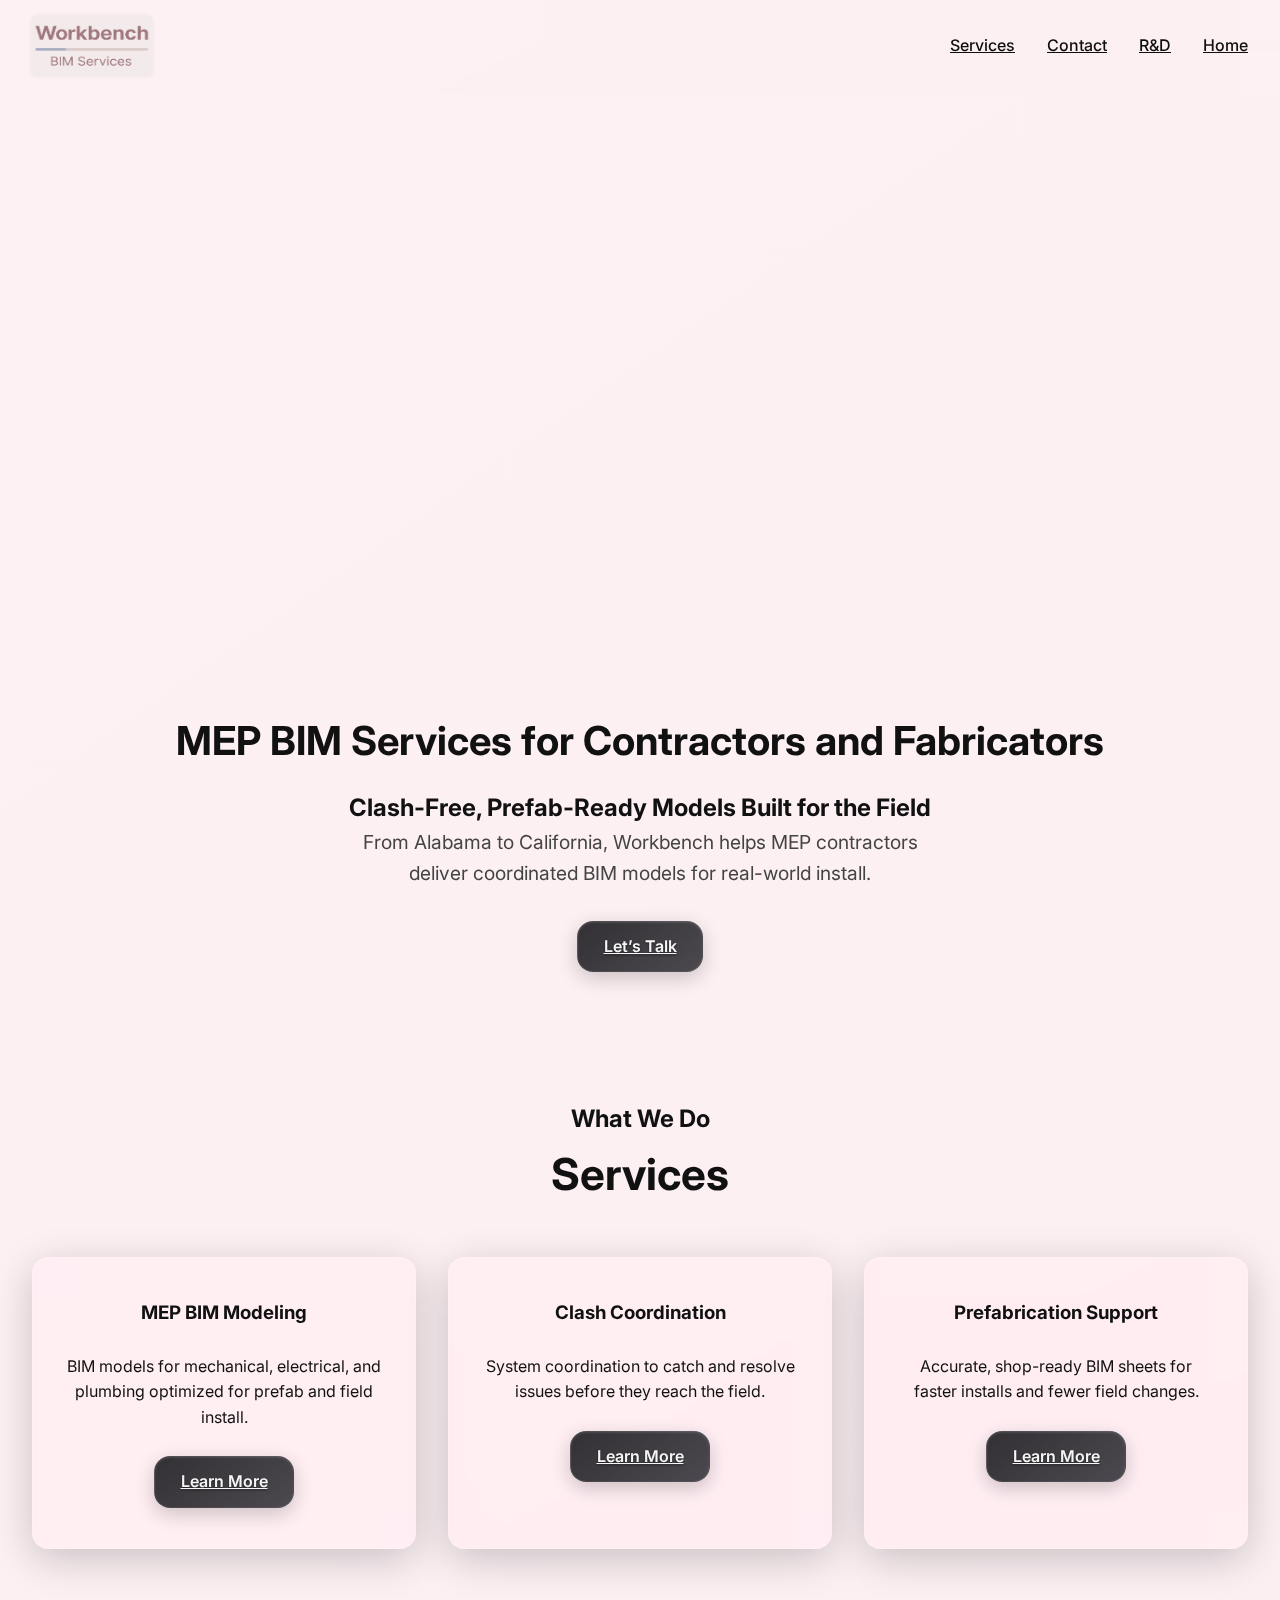
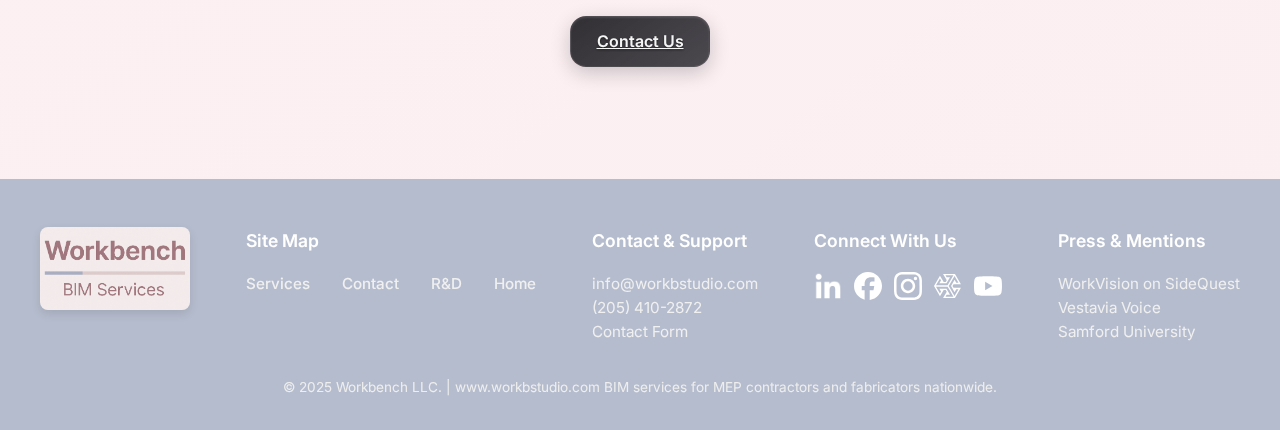
<file: index.html>
<!DOCTYPE html>
<html lang="en">
<head>
  <meta charset="UTF-8" />
  <meta name="viewport" content="width=device-width, initial-scale=1.0" />
  <meta name="description" content="Workbench provides fast, accurate BIM modeling, clash detection, and fabrication-ready drawings for MEP contractors, fabricators, and VDC teams. Based in Alabama, serving nationwide." />
  <meta name="keywords" content="MEP BIM, BIM modeling, clash detection, prefabrication drawings, BIM services for contractors, BIM coordination, BIM Alabama, BIM Southeast, Revit MEP" />
 <script type="application/ld+json">
{
  "@context": "https://schema.org",
  "@type": "ProfessionalService",
  "name": "Workbench LLC",
  "description": "MEP BIM modeling, clash detection, and fabrication-ready drawings for contractors, fabricators, and VDC teams working on hospitals, data centers, and complex commercial projects.",
  "url": "https://www.workbstudio.com",
  "logo": "https://www.workbstudio.com/assets/logo.png",
  "foundingDate": "2021",
  "founder": {
    "@type": "Person",
    "name": "Raynier Diaz"
  },
  "address": {
    "@type": "PostalAddress",
    "streetAddress": "612 Summit Pl",
    "addressLocality": "Birmingham",
    "addressRegion": "AL",
    "postalCode": "35242",
    "addressCountry": "US"
  },
  "areaServed": {
    "@type": "Country",
    "name": "United States"
  },
  "email": "contact@workbstudio.com",
  "telephone": "+1-205-410-2872",
  "openingHours": [
    "Monday 08:00-18:00",
    "Tuesday 08:00-18:00",
    "Wednesday 08:00-18:00",
    "Thursday 08:00-18:00",
    "Friday 08:00-18:00",
    "Saturday 08:00-18:00",
    "Sunday 08:00-18:00"
  ],
  "sameAs": [
    "https://www.youtube.com/@Workbstudio",
    "https://www.linkedin.com/company/workbstudio",
    "https://www.facebook.com/people/Workbench-BIM-Services/61564673225832",
    "https://www.instagram.com/workbenchbim"
  ]
}
</script>

  <title>MEP BIM Services for Contractors | Workbench LLC</title>
  <link rel="stylesheet" href="main.css" />
</head>
<body>

  <!-- HEADER -->
  <header class="header">
    <div class="logo">
  <a href="index.html">
    <img src="assets/logo.png" alt="WorkbStudio Logo" class="logo-img" />
  </a>
</div>
  <nav class="nav" role="navigation" aria-label="Main Menu">
    <ul class="nav-links">
      <li><a href="services.html">Services</a></li>
      <li><a href="contact.html">Contact</a></li>
      <li><a href="rnd.html">R&D</a></li>
      <li><a href="index.html">Home</a></li>
      <!-- Optional future page -->
      <!-- <li><a href="about.html">About</a></li> -->
    </ul>
    <div class="hamburger" onclick="toggleMenu()" aria-label="Toggle navigation menu" tabindex="0">☰</div>
  </nav>
</header>

  <!-- VIDEO SECTION -->
<section class="video-container">
  <iframe
  title="MEP Revit model clash detection demo"
  src="https://www.youtube.com/embed/mlryk4OhPiA?autoplay=1&mute=1&controls=0&showinfo=0&rel=0&loop=1&playlist=mlryk4OhPiA&modestbranding=1"
  frameborder="0"
  allow="autoplay; clipboard-write; encrypted-media; picture-in-picture"
  allowfullscreen
  style="position: absolute; top: 50%; left: 50%; width: 200%; height: 200%; transform: translate(-50%, -50%); pointer-events: none; z-index: 1;">
</iframe>
<figcaption style="display:none;">
    Hero video showing MEP BIM coordination in Revit for contractors and fabricators.
  </figcaption>

  <div class="video-overlay" id="videoOverlay" style="position: relative; z-index: 2;">
    <p class="overlay-line" style="--delay: 0s; top: 10%; left: 5%;">Trusted MEP BIM Services by Workbench LLC</p>
    <p class="overlay-line" style="--delay: 3s; top: 20%; left: 50%; transform: translateX(-50%);">MEP BIM SERVICES FOR CONTRACTORS & FABRICATORS</p>
    <p class="overlay-line" style="--delay: 6s; bottom: 15%; right: 5%;">CLASH DETECTION & COORDINATION</p>
    <p class="overlay-line" style="--delay: 9s; top: 20%; right: 5%;">PREFAB-READY MODELING FOR FIELD INSTALL</p>
    <p class="overlay-line" style="--delay: 12s; bottom: 20%; left: 5%;">MECHANICAL, ELECTRICAL, AND PLUMBING SYSTEMS</p>
    <p class="overlay-line" style="--delay: 15s; top: 50%; left: 10%;">NATIONWIDE SUPPORT — BASED IN ALABAMA & CALIFORNIA</p>

    <div class="cta-wrapper" style="--delay: 18s">
      <a href="contact.html" class="cta-overlay">Contact Us Now</a>
    </div>
  </div>
</section>




  <!-- HEADLINE SECTION -->
  <section class="hero-text">
    <h1>MEP BIM Services for Contractors and Fabricators</h1>
    <h2>Clash-Free, Prefab-Ready Models Built for the Field</h2>
<p class="hero-description">From Alabama to California, Workbench helps MEP contractors <br> deliver coordinated BIM models for real-world install.</p>


    <a href="contact.html" class="cta-button">Let’s Talk</a>
  </section>

  <!-- SERVICES PREVIEW SECTION -->
<section class="services-preview">
  <div class="services-heading">
    <h2>What We Do</h2>
    <h1>Services</h1>
  </div>
  <div class="service-cards">
    <div class="service-card glass">
      <h3>MEP BIM Modeling</h3>
      <br>
      <p>BIM models for mechanical, electrical, and plumbing optimized for prefab and field install.</p>
      <br>
      <a href="services.html" class="service-btn">Learn More</a>
    </div>
    <div class="service-card glass">
      <h3>Clash Coordination</h3>
      <br>
      <p>System coordination to catch and resolve issues before they reach the field.</p>
      <br>
      <a href="services.html" class="service-btn">Learn More</a>
    </div>
    <div class="service-card glass">
      <h3>Prefabrication Support</h3>
      <br>
      <p>Accurate, shop-ready BIM sheets for faster installs and fewer field changes.</p>
      <br>
      <a href="services.html" class="service-btn">Learn More</a>
    </div>
  </div>
  <br>
  <br>
  <section class="hero-text">
    <a href="contact.html" class="cta-button">Contact Us</a>
  </section>
</section>

  <div id="footer-placeholder"></div>
  <script src="app.js"></script>
  
</body>
</html>
</file>
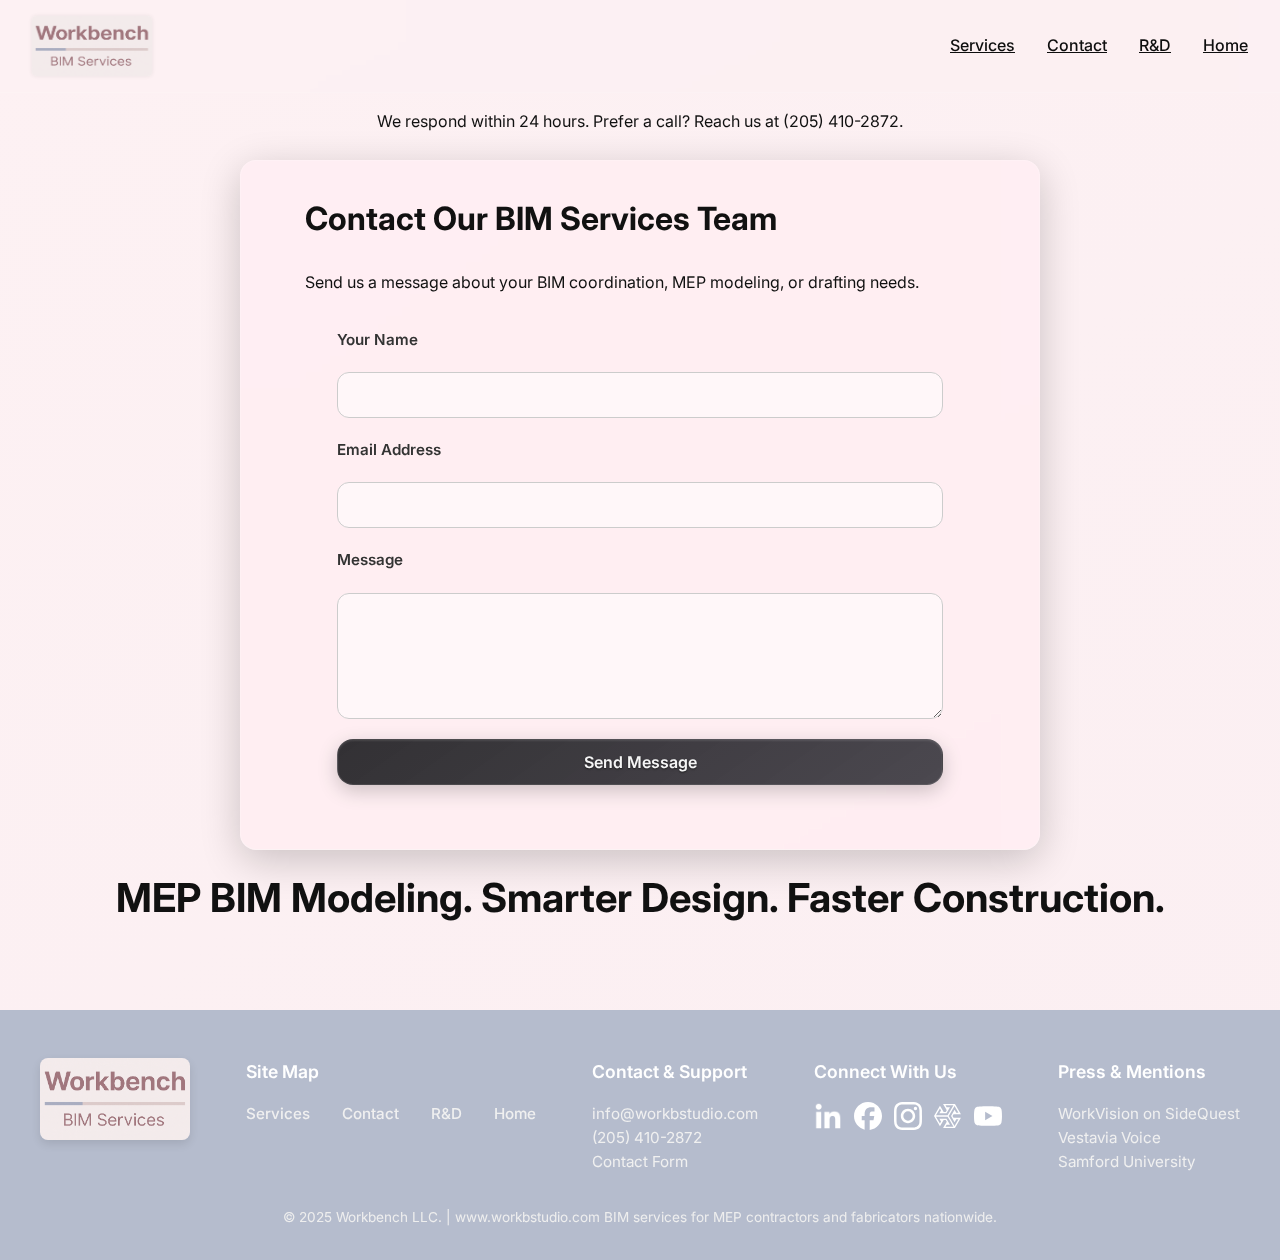
<file: contact.html>
<!DOCTYPE html>
<html lang="en">
<head>
  <meta charset="UTF-8" />
  <meta name="viewport" content="width=device-width, initial-scale=1.0" /> 
  <meta name="description" content="Get in touch with Workbench for fast, accurate BIM services. We support contractors, fabricators, and VDC teams across the U.S. with modeling, coordination, and prefab-ready drawings.">
  <title>Contact Workbench | BIM Services for MEP Contractors</title>
  <script type="application/ld+json">
{
  "@context": "https://schema.org",
  "@type": "ContactPage",
  "name": "Contact Workbench",
  "description": "Reach out to Workbench for BIM coordination, modeling, and prefabrication support.",
  "url": "https://www.workbstudio.com/contact.html"
}
</script>

  <link rel="stylesheet" href="main.css" />
</head>
<body>

  <!-- HEADER -->
  <header class="header">
    <div class="logo">
  <a href="index.html">
    <img src="assets/logo.png" alt="WorkB Studio Logo" class="logo-img" />
  </a>
</div>
    <nav class="nav" role="navigation" aria-label="Main Menu">
    <ul class="nav-links">
      <li><a href="services.html">Services</a></li>
      <li><a href="contact.html">Contact</a></li>
      <li><a href="rnd.html">R&D</a></li>
      <li><a href="index.html">Home</a></li>
      <!-- Optional future page -->
      <!-- <li><a href="about.html">About</a></li> -->
    </ul>
    <div class="hamburger" onclick="toggleMenu()" aria-label="Toggle navigation menu" tabindex="0">☰</div>
  </nav>
  </header>
  <div class="centered-text">
      <p>We respond within 24 hours. Prefer a call? Reach us at (205) 410-2872.</p>
  </div><br>


  <!-- CONTACT SECTION -->
    <section class="contact-form">
  <div class="form-wrapper glass">
    <h1>Contact Our BIM Services Team</h1> <br>
      <p>Send us a message about your BIM coordination, MEP modeling, or drafting needs.</p>
    <form>
      <label for="name">Your Name</label>
      <input type="text" id="name" name="name" required />

      <label for="email">Email Address</label>
      <input type="email" id="email" name="email" required />

      <label for="message">Message</label>
      <textarea id="message" name="message" rows="5" required></textarea>

      <button type="submit" class="cta-button">Send Message</button>
     </form>
  </div>
</section>
  </main>

 <section class="hero-text">
    <h1>MEP BIM Modeling. Smarter Design. Faster Construction.</h1>
  </section>

  <div id="footer-placeholder"></div>
  <script src="app.js"></script>
  
</body>
</html>
</file>
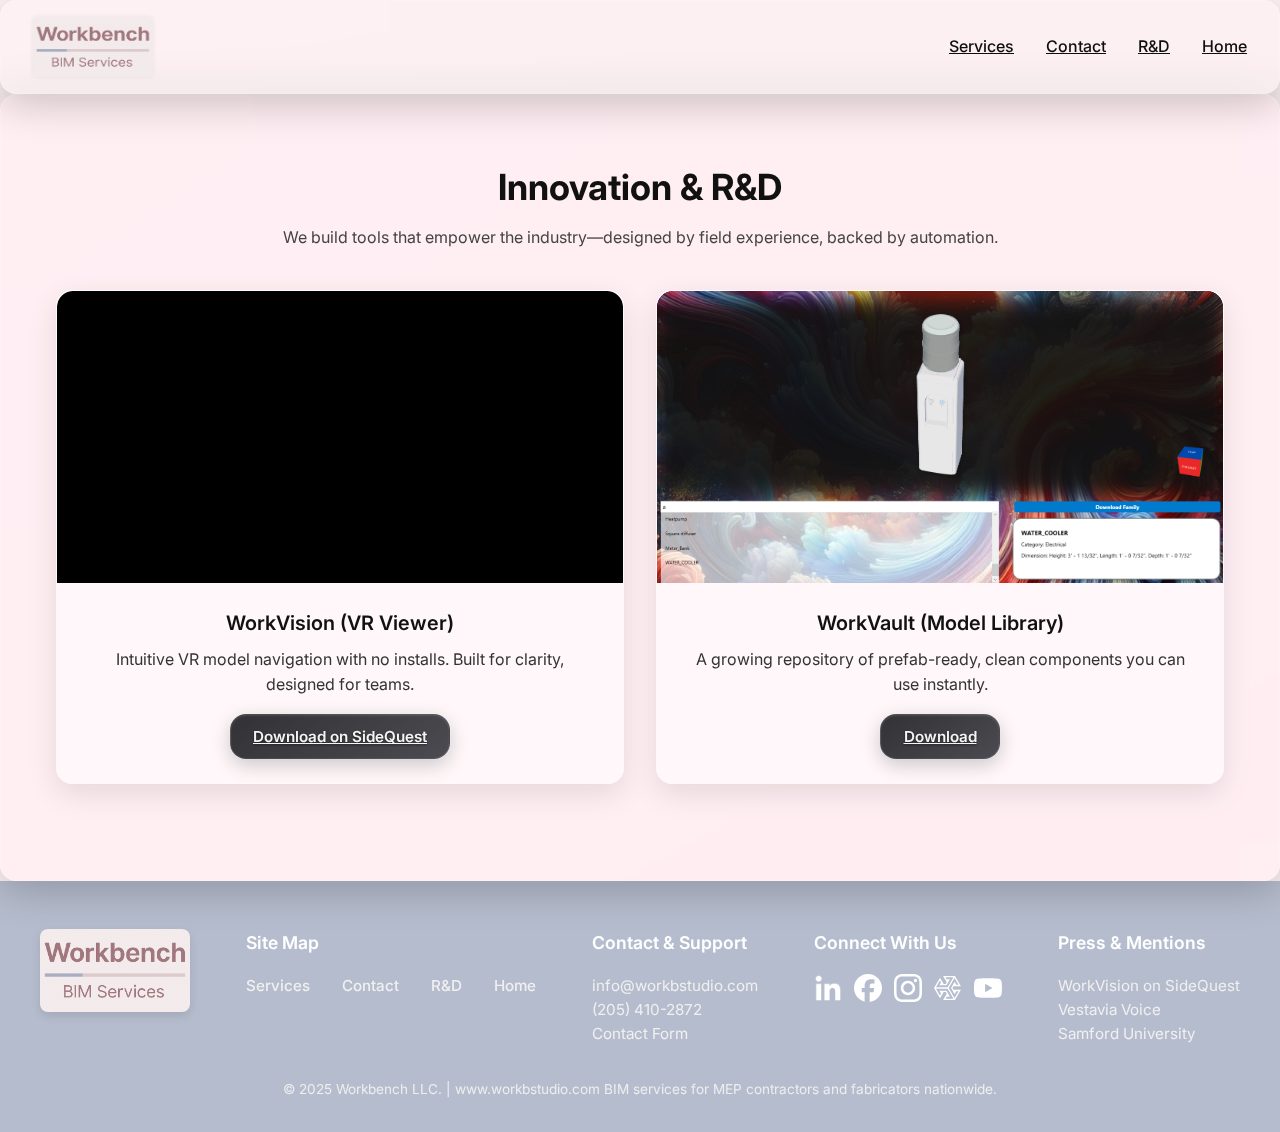
<file: rnd.html>
<!DOCTYPE html>
<html lang="en">
<head>
  <meta charset="UTF-8" />
  <meta name="viewport" content="width=device-width, initial-scale=1.0" />
  <title>MEP BIM Services for Contractors | Workbench LLC</title>
  <link rel="stylesheet" href="main.css" />
  <link href="https://fonts.googleapis.com/css2?family=Inter:wght@400;600;700&display=swap" rel="stylesheet">
</head>
<body>

  <!-- HEADER -->
  <header class="header glass">
    <div class="logo">
  <a href="index.html">
    <img src="assets/logo.png" alt="WorkB Studio Logo" class="logo-img" />
  </a>
</div>
    <nav class="nav" role="navigation" aria-label="Main Menu">
    <ul class="nav-links">
      <li><a href="services.html">Services</a></li>
      <li><a href="contact.html">Contact</a></li>
      <li><a href="rnd.html">R&D</a></li>
      <li><a href="index.html">Home</a></li>
      <!-- Optional future page -->
      <!-- <li><a href="about.html">About</a></li> -->
    </ul>
    <div class="hamburger" onclick="toggleMenu()" aria-label="Toggle navigation menu" tabindex="0">☰</div>
  </nav>
  </header>

 <!-- R&D PAGE -->
<main class="services-grid glass">
  <section class="page-header">
    <h1>Innovation & R&D</h1>
    <p>We build tools that empower the industry—designed by field experience, backed by automation.</p>
  </section>

  <div class="rnd-cards">
    <div class="rnd-card glass">
      <div class="rnd-card-media">
        <iframe
  src="https://www.youtube.com/embed/-Bl-iO_ALiU?autoplay=1&mute=1&loop=1&playlist=-Bl-iO_ALiU&controls=0&rel=0&modestbranding=1"
  frameborder="0"
  allow="autoplay; clipboard-write; encrypted-media; picture-in-picture"
  allowfullscreen
  loading="lazy">
</iframe>

      </div>
      <div class="rnd-card-content">
        <h3>WorkVision (VR Viewer)</h3>
        <p>Intuitive VR model navigation with no installs. Built for clarity, designed for teams.</p>
        <a href="https://sidequestvr.com/app/38389/workvision" target="_blank" class="cta-button">Download on SideQuest</a>
      </div>
    </div>

    <div class="rnd-card glass">
      <div class="rnd-card-media">
        <img src="assets/workvault.png" alt="WorkVault Model Library" />
      </div>
      <div class="rnd-card-content">
        <h3>WorkVault (Model Library)</h3>
        <p>A growing repository of prefab-ready, clean components you can use instantly.</p>
        <a href="https://github.com/RaynierDiaz/WorkVault/releases/download/latest/WorkVault.exe" target="_blank" class="cta-button">Download</a>
      </div>
    </div>
  </div>
</main>




</main>

  <div id="footer-placeholder"></div>
  <script src="app.js"></script>
</body>
</html>
</file>
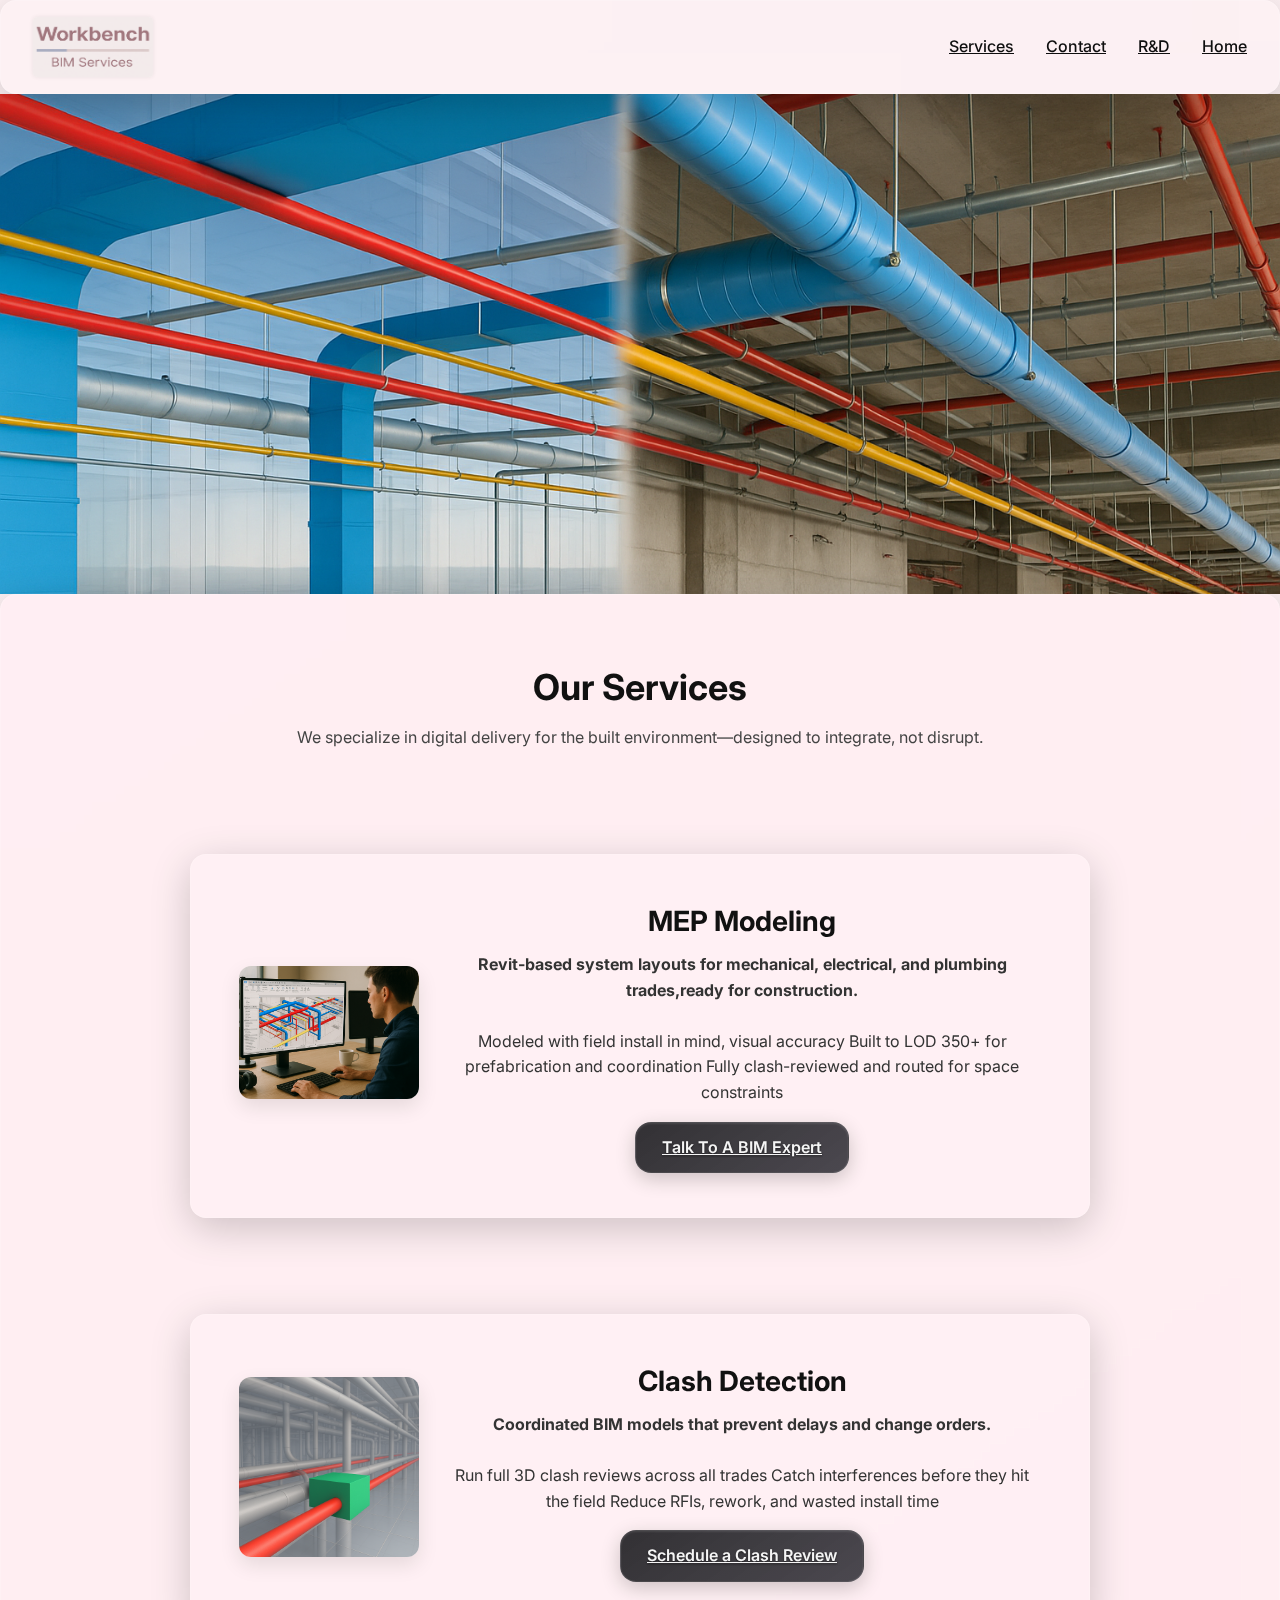
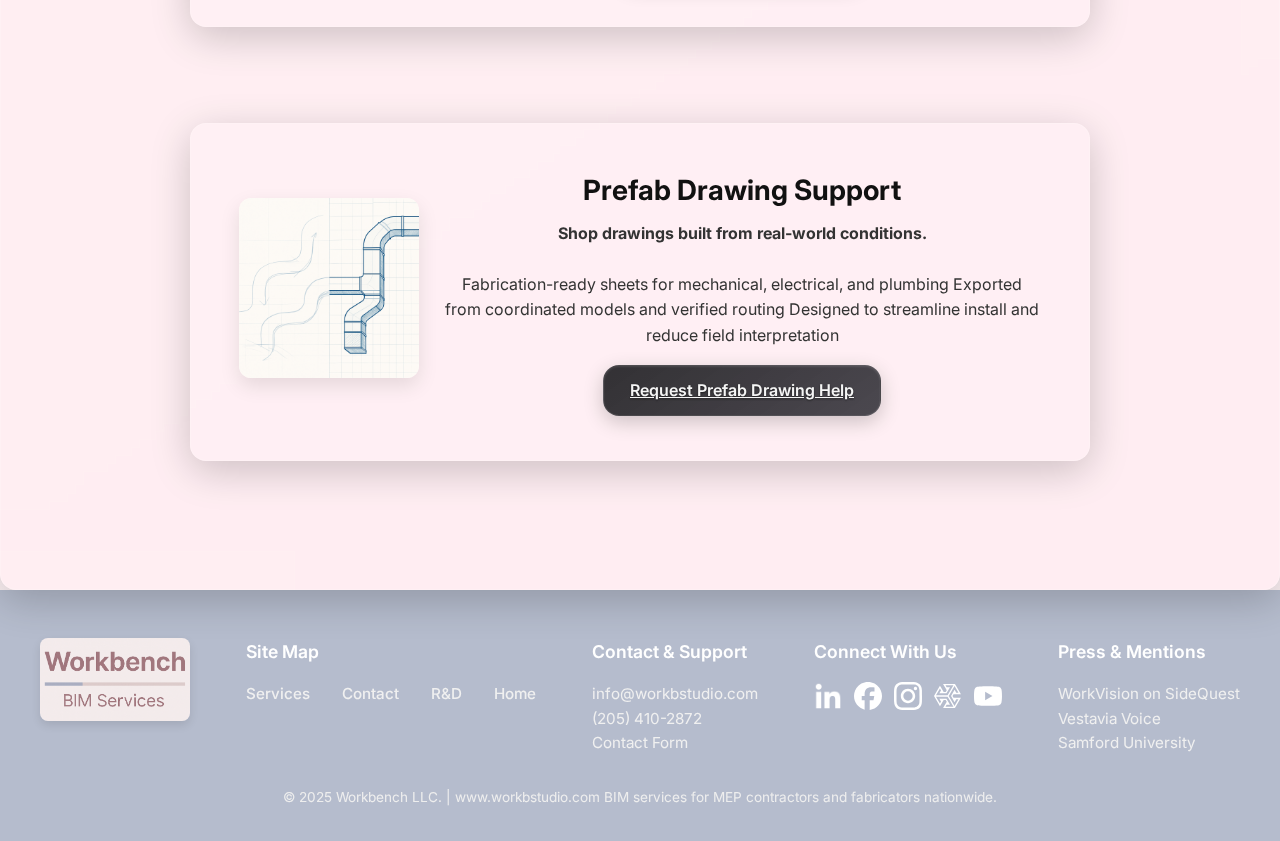
<file: services.html>
<!DOCTYPE html>
<html lang="en">
<head>
  <meta charset="UTF-8" />
  <meta name="viewport" content="width=device-width, initial-scale=1.0" />
  <meta name="description" content="Explore our BIM services for MEP contractors and fabricators—LOD 350+ modeling, clash detection, and prefab-ready drawings tailored for hospitals, data centers, and complex projects." />
  <meta name="keywords" content="MEP BIM, LOD 350, clash detection, prefabrication drawings, BIM coordination, mechanical modeling, electrical BIM, plumbing BIM, Revit modeling, BIM for hospitals, BIM for data centers" />
  <title>MEP BIM Services for Contractors | Workbench LLC</title>
  <script type="application/ld+json">
{
  "@context": "https://schema.org",
  "@type": "ProfessionalService",
  "name": "Workbench LLC",
  "url": "https://www.workbstudio.com/services.html",
  "serviceType": "MEP BIM Services",
  "areaServed": {
    "@type": "Country",
    "name": "United States"
  },
  "hasOfferCatalog": {
    "@type": "OfferCatalog",
    "name": "BIM Service Catalog",
    "itemListElement": [
      {
        "@type": "Offer",
        "itemOffered": {
          "@type": "Service",
          "name": "MEP BIM Modeling",
          "description": "Revit-based system layouts for mechanical, electrical, and plumbing trades—ready for construction. Modeled with field install in mind, not just visual accuracy. Built to LOD 350+ for prefabrication and coordination. Fully clash-reviewed and routed for space constraints."
        }
      },
      {
        "@type": "Offer",
        "itemOffered": {
          "@type": "Service",
          "name": "Clash Detection",
          "description": "Coordinated BIM models that prevent delays and change orders. Run full 3D clash reviews across all trades. Catch interferences before they hit the field. Reduce RFIs, rework, and wasted install time."
        }
      },
      {
        "@type": "Offer",
        "itemOffered": {
          "@type": "Service",
          "name": "Prefab Drawing Support",
          "description": "Shop drawings built from real-world conditions—not just design intent. Fabrication-ready sheets for mechanical, electrical, and plumbing. Exported from coordinated models and verified routing. Designed to streamline install and reduce field interpretation."
        }
      }
    ]
  }
}
</script>
  <link rel="stylesheet" href="main.css" />
  <link href="https://fonts.googleapis.com/css2?family=Inter:wght@400;600;700&display=swap" rel="stylesheet">
</head>
<body>

  <!-- HEADER -->
  <header class="header glass">
    <div class="logo">
      <a href="index.html">
        <img src="assets/logo.png" alt="WorkB Studio Logo" class="logo-img" />
      </a>
    </div>
    <nav class="nav">
      <ul class="nav-links">
      <li><a href="services.html">Services</a></li>
      <li><a href="contact.html">Contact</a></li>
      <li><a href="rnd.html">R&D</a></li>
      <li><a href="index.html">Home</a></li>
      </ul>
      <div class="hamburger" onclick="toggleMenu()">☰</div>
    </nav>
  </header>

  <section class="hero-banner">
    <img src="assets/services.png" alt="Service Hero Image" class="hero-banner-img" />
  </section>

  <main class="services-grid glass">
    <section class="page-header">
      <h1>Our Services</h1>
      <p>We specialize in digital delivery for the built environment—designed to integrate, not disrupt.</p>
    </section>

    <div class="service-detail-cards">
  <div class="service-detail-card glass">
    <div class="card-detail-content">
      <div class="image-side">
        <img src="assets/modeling.png" alt="MEP Modeling" />
      </div>
      <div class="text-side">
        <h3>MEP Modeling</h3>
        <p><strong>Revit-based system layouts for mechanical, electrical, and plumbing trades,ready for construction.</strong><br><br> Modeled with field install in mind, visual accuracy Built to LOD 350+ for prefabrication and coordination Fully clash-reviewed and routed for space constraints</p>
        <a href="contact.html" class="cta-button">Talk To A BIM Expert</a>
      </div>
    </div>
  </div>

  <div class="service-detail-card glass">
    <div class="card-detail-content">
      <div class="image-side">
        <img src="assets/clash.png" alt="Clash Detection" />
      </div>
      <div class="text-side">
        <h3>Clash Detection</h3>
        <p><strong>Coordinated BIM models that prevent delays and change orders.</strong><br><br> Run full 3D clash reviews across all trades Catch interferences before they hit the field Reduce RFIs, rework, and wasted install time</p>
        <a href="contact.html" class="cta-button">Schedule a Clash Review</a>
      </div>
    </div>
  </div>

  <div class="service-detail-card glass">
    <div class="card-detail-content">
      <div class="image-side">
        <img src="assets/fabrication.png" alt="Prefab Drawing Support" />
      </div>
      <div class="text-side">
        <h3>Prefab Drawing Support</h3>
        <p><strong>Shop drawings built from real-world conditions.</strong><br><br> Fabrication-ready sheets for mechanical, electrical, and plumbing Exported from coordinated models and verified routing Designed to streamline install and reduce field interpretation</p>
        <a href="contact.html" class="cta-button">Request Prefab Drawing Help</a>
      </div>
    </div>
  </div>
</div>

  </main>

  <div id="footer-placeholder"></div>
  <script src="app.js"></script>
  
</body>
</html>
</file>
<file: main.css>
/* Workbench Glassmorphic Theme – main.css */

@import url('https://fonts.googleapis.com/css2?family=Inter:wght@400;600;700&display=swap');

/* ========== RESET ========== */
* {
  margin: 0;
  padding: 0;
  box-sizing: border-box;
}

html {
  scroll-behavior: smooth;
}

body {
  font-family: 'Inter', sans-serif;
  background: linear-gradient(145deg, #FDF1F3, #FBEFF2);
  color: #111;
  line-height: 1.6;
}

/* ========== UTILITY CLASSES ========== */
.glass {
  background: rgba(255, 255, 255, 0.05);
  border-radius: 16px;
  backdrop-filter: blur(20px) saturate(160%);
  -webkit-backdrop-filter: blur(20px) saturate(160%);
  border: 1px solid rgba(255, 255, 255, 0.15);
  box-shadow: 0 10px 40px rgba(0, 0, 0, 0.2);
}

.cta-button,
.service-btn {
  display: inline-block;
  padding: 0.75rem 1.6rem;
  font-weight: 600;
  border-radius: 16px;
  color: #f5f5f5;
  background: linear-gradient(145deg, rgba(28, 27, 31, 0.9), rgba(44, 43, 50, 0.85));
  border: 1px solid rgba(255, 255, 255, 0.1);
  backdrop-filter: blur(14px) saturate(180%);
  -webkit-backdrop-filter: blur(14px) saturate(180%);
  box-shadow:
    inset 0 1px 2px rgba(255, 255, 255, 0.1),
    0 6px 20px rgba(0, 0, 0, 0.2);
  text-shadow: 0 1px 2px rgba(0, 0, 0, 0.6);
  transition: all 0.3s ease;
}

.cta-button:hover,
.service-btn:hover {
  background: linear-gradient(145deg, rgba(38, 38, 45, 0.95), rgba(22, 22, 26, 0.9));
  transform: translateY(-1px);
  box-shadow: 0 10px 30px rgba(0, 0, 0, 0.3);
}

/* ========== HEADER ========== */
.header {
  position: sticky;
  top: 0;
  display: flex;
  justify-content: space-between;
  align-items: center;
  padding: 1rem 2rem;
  background: rgba(255, 255, 255, 0.05);
  backdrop-filter: blur(15px);
  border-bottom: 1px solid rgba(255, 255, 255, 0.1);
  z-index: 1000;
}

.logo a {
  font-weight: 700;
  font-size: 1.25rem;
  color: #0e0e0e;
}

.logo img.logo-img {
  height: 60px;
  width: 120px;
  display: block;
  border-radius: 4px;
  box-shadow: 0 0 4px rgba(0, 0, 0, 0.08);
}

.nav-links {
  display: flex;
  list-style: none;
  gap: 2rem;
}

.nav-links a {
  font-weight: 500;
  color: #0e0e0e;
  transition: color 0.2s ease;
}

.nav-links a:hover {
  color: #4ba2f2;
}

.hamburger {
  display: none;
  cursor: pointer;
}

/* ========== VIDEO SECTION ========== */
.video-container {
  position: relative;
  width: 100%;
  height: clamp(300px, 75vh, 600px);
  overflow: hidden;
}

.video-container video {
  width: 100%;
  height: 100%;
  object-fit: cover;
  display: block;
}

/* Overlay container */
.video-overlay {
  position: absolute;
  top: 0;
  left: 0;
  width: 100%;
  height: 100%;
  display: flex;
  flex-direction: column;
  justify-content: center;
  align-items: center;
  pointer-events: none;
  z-index: 2;
}

/* Overlay lines */
.overlay-line {
  font-size: 4rem;
  font-weight: 800;
  color: #f4b6c2; /* soft pink */
  text-shadow: 0 4px 10px rgba(0, 0, 0, 0.8);
  opacity: 0;
  animation: parallaxFloat 3s ease forwards;
  animation-delay: var(--delay);
  position: absolute;
  transform: scale(1);
  animation-iteration-count: 1;
  text-align: center;
  padding: 0 1rem;
}

/* CTA wrapper */
.cta-wrapper {
  opacity: 0;
  animation: fadeInOut 3s ease forwards;
  animation-delay: var(--delay);
  pointer-events: auto;
  position: absolute;
  bottom: 10%;
  text-align: center;
  animation-iteration-count: 1;
}

/* CTA button */
.cta-overlay {
  background-color: #d99a1b; /* Golden ochre */
  color: #fff;
  padding: 1rem 2rem;
  border-radius: 32px;
  text-decoration: none;
  font-weight: bold;
  font-size: 1.2rem;
  box-shadow: 0 6px 24px rgba(0, 0, 0, 0.25);
  transition: background 0.3s ease;
}

.cta-overlay:hover {
  background-color: #bb8414;
}

/* Animations */
@keyframes fadeInOut {
  0%   { opacity: 0; transform: translateY(10px); }
  10%  { opacity: 1; transform: translateY(0); }
  80%  { opacity: 1; transform: translateY(0); }
  100% { opacity: 0; transform: translateY(-10px); }
}

@keyframes fadeInUp {
  from { opacity: 0; transform: translateY(20px); }
  to   { opacity: 1; transform: translateY(0); }
}
@keyframes fadeMove {
  0%   { opacity: 0; transform: translateY(40px) scale(0.95); }
  10%  { opacity: 1; transform: translateY(0) scale(1); }
  80%  { opacity: 1; transform: translateY(0) scale(1); }
  100% { opacity: 0; transform: translateY(-30px) scale(1); }
}
@keyframes parallaxFloat {
  0% {
    opacity: 0;
    transform: scale(0.95) translateY(20px);
  }
  20% {
    opacity: 1;
    transform: scale(1) translateY(0);
  }
  80% {
    opacity: 1;
    transform: scale(1) translateY(0);
  }
  100% {
    opacity: 0;
    transform: scale(1.02) translateY(-10px);
  }
}

/* Mobile */
@media (max-width: 768px) {
  .overlay-line {
    font-size: 1.8rem;
  }

  .cta-overlay {
    font-size: 1rem;
    padding: 0.75rem 1.4rem;
  }
}



/* ========== HERO TEXT ========== */
.hero-text {
  text-align: center;
  padding: 1rem 2rem 4rem;
}

.hero-text h1 {
  font-size: 2.5rem;
  font-weight: 700;
  color: #111;
  margin-bottom: 1rem;
}

.hero-text p {
  font-size: 1.2rem;
  color: #444;
  margin-bottom: 2rem;
}

/* ========== SERVICES PREVIEW ========== */
.services-heading {
  text-align: center;
  margin-top: 4rem;
  margin-bottom: 3rem;
}

.services-heading p {
  font-size: 1.25rem;
  color: #777;
  text-transform: uppercase;
  letter-spacing: 1px;
  margin-bottom: 0.5rem;
}

.services-heading h1 {
  font-size: 2.75rem;
  font-weight: 700;
  color: #111;
}

.service-cards {
  display: flex;
  justify-content: center;
  flex-wrap: wrap;
  gap: 2rem;
  padding: 0 2rem;
  max-width: 1400px;
  margin: 0 auto;
}

.service-card {
  flex: 1 1 350px;
  max-width: 400px;
  padding: 2.5rem 2rem;
  border-radius: 16px;
  text-align: center;
  transition: transform 0.3s ease, box-shadow 0.3s ease;
}

.service-card:hover {
  transform: translateY(-5px);
  box-shadow: 0 12px 30px rgba(0, 0, 0, 0.15);
}

.services-preview {
  padding-bottom: 3rem;
}
/* ========== HEADER DETIALED SERVICES ========== */
/* ========== HEADER DETIALED SERVICES ========== */
/* ========== HEADER DETIALED SERVICES ========== */
.hero-banner {
  width: 100%;
  max-height: 500px;
  overflow: hidden;
  display: flex;
  justify-content: center;
  align-items: center;
}

.hero-banner-img {
  width: 100%;
  height: auto;
  display: block;
  object-fit: cover;
}

/* ========== SERVICES DETAILED CARDS ========== */
.service-detail-cards {
  display: flex;
  flex-direction: column;
  gap: 2rem;
  padding: 2rem 0;
}

.service-detail-card {
  max-width: 900px;
  margin: 2rem auto;
  padding: 1.5rem;
  border-radius: 16px;
}


.card-detail-content {
  display: flex;
  align-items: center;
  gap: 1.5rem;
  padding: 1.25rem 1.5rem;
  max-width: 900px;
  margin: 0 auto;
}

.image-side img {
  width: 180px;
  height: auto;
  border-radius: 12px;
  box-shadow: 0 8px 20px rgba(0, 0, 0, 0.1);
}

.text-side {
  flex: 1;
}

.text-side h3 {
  font-size: 1.75rem;
  font-weight: 700;
  margin-bottom: 0.5rem;
}

.text-side p {
  font-size: 1rem;
  margin-bottom: 1rem;
  color: #333;
}

@media (max-width: 768px) {
  .card-detail-content {
    flex-direction: column;
    text-align: center;
  }

  .image-side img {
    width: 100%;
    max-width: 300px;
  }
}

/* ========== R&D CARDS ========== */
/* ========== R&D CARDS ========== */
/* ========== R&D CARDS ========== */
.rnd-card-media {
  position: relative;
  aspect-ratio: 16.5 / 8.5;
  overflow: hidden;
  border-top-left-radius: 16px;
  border-top-right-radius: 16px;
  background: #000;
}


.rnd-card-media iframe {
  position: absolute;
  top: -20%;
  left: 0;
  width: 100%;
  height: 140%;
  object-fit: cover;
  display: block;
  border: none;
  pointer-events: none; /* Prevents interaction hover overlays */
}


.rnd-card-media img {
  width: 100%;
  height: 100%;
  object-fit: cover; /* Stretchs to fill entire container */
  object-position: center center; /* Keeps the main subject centered */
  display: block;
}


.rnd-cards {
  display: flex;
  justify-content: center;
  flex-wrap: wrap;
  gap: 2rem;
  max-width: 1200px;
  margin: 2rem auto;
  padding: 0 1rem;
}

.rnd-card {
  flex: 1 1 500px;
  background: rgba(255, 255, 255, 0.5);
  border-radius: 16px;
  box-shadow: 0 10px 30px rgba(0, 0, 0, 0.1);
  overflow: hidden;
  display: flex;
  flex-direction: column;
}



.rnd-card-content {
  padding: 1.5rem;
  text-align: center;
}

.rnd-card-content h3 {
  margin-bottom: 0.5rem;
  font-size: 1.25rem;
  font-weight: 600;
}

.rnd-card-content p {
  font-size: 1rem;
  color: #333;
  margin-bottom: 1rem;
}

.rnd-card-content .cta-button {
  padding: 0.6rem 1.4rem;
  font-size: 0.95rem;
}


/* ========== CONTACT FORM ========== */
/* ========== CONTACT FORM ========== */
/* ========== CONTACT FORM ========== */
.contact-form form {
  display: flex;
  flex-direction: column;
  gap: 1.25rem;
  padding: 2rem;
}

.contact-form input,
.contact-form textarea {
  padding: 0.75rem 1rem;
  border-radius: 12px;
  border: 1px solid #ccc;
  font-size: 1rem;
  font-family: 'Inter', sans-serif;
  background: rgba(255, 255, 255, 0.5);
  backdrop-filter: blur(10px);
  -webkit-backdrop-filter: blur(10px);
  color: #111;
  transition: all 0.2s ease;
}

.contact-form input:focus,
.contact-form textarea:focus {
  outline: none;
  border-color: #4BA2F2;
  box-shadow: 0 0 0 2px rgba(75, 162, 242, 0.2);
}

.contact-form label {
  font-weight: 600;
  font-size: 0.95rem;
  color: #333;
}

.centered-text {
  text-align: center;
  margin-top: 1rem;
}

/* ========== BUTTON RESET ========== */
button {
  font-family: inherit;
  font-size: 1rem;
  background: none;
  border: none;
  cursor: pointer;
}

.services-grid {
  padding: 4rem 2rem;
  text-align: center;
}

.page-header h1 {
  font-size: 2.25rem;
  margin-bottom: 0.5rem;
}

.page-header p {
  font-size: 1rem;
  margin-bottom: 2.5rem;
  color: #444;
}

.form-wrapper {
  padding: 2rem;
  margin: 0 auto;
  max-width: 800px;
}

@media (min-width: 768px) {
  .form-wrapper {
    padding-left: 4rem;
    padding-right: 4rem;
  }
}

/* ========== FOOTER STYLING ========== */
.site-footer {
  background-color: #b5bccd;
  color: #fff;
  padding: 3rem 2rem 2rem;
  font-size: 0.95rem;
}

.footer-content {
  display: flex;
  flex-wrap: wrap;
  justify-content: space-between;
  gap: 2rem;
  max-width: 1200px;
  margin: 0 auto;
}

.footer-logo-img {
  width: 150px;
  border-radius: 8px;
  box-shadow: 0 4px 10px rgba(0,0,0,0.1);
}

.site-footer h4 {
  font-size: 1.1rem;
  margin-bottom: 1rem;
  font-weight: 600;
  color: #fff;
}

.site-footer ul {
  list-style: none;
  padding: 0;
}

.site-footer a {
  color: #f0f0f0;
  text-decoration: none;
  transition: color 0.2s ease;
}

.site-footer a:hover {
  color: #fff;
  text-decoration: underline;
}

.social-icons {
  display: flex;
  gap: 0.75rem;
  align-items: center;
}

.social-icons img {
  width: 28px;
  height: 28px;
  filter: brightness(0) invert(1);
  transition: transform 0.3s ease;
}

.social-icons img:hover {
  transform: scale(1.1);
}

.footer-bottom {
  text-align: center;
  margin-top: 2rem;
  font-size: 0.85rem;
  color: #eee;
}

.footer-bottom a {
  color: #ddd;
  margin: 0 0.5rem;
}

.footer-bottom a:hover {
  text-decoration: underline;
}

@media (max-width: 768px) {
  .footer-content {
    flex-direction: column;
    align-items: center;
    text-align: center;
  }

  .social-icons {
    justify-content: center;
  }

  .nav-links {
    display: none;
    flex-direction: column;
    gap: 1rem;
    background: rgba(255, 255, 255, 0.4);
    padding: 1rem;
    position: absolute;
    right: 1rem;
    top: 4.5rem;
    border-radius: 12px;
    box-shadow: 0 8px 20px rgba(0, 0, 0, 0.05);
  }

  .nav-links.active {
    display: flex;
  }

  .hamburger {
    display: block;
  }

  .hero-text h1 {
    font-size: 2rem;
  }

  .services-preview {
    padding: 2rem 1rem;
  }

  .service-cards {
    flex-direction: column;
    align-items: center;
  }

  .service-card {
    max-width: 90%;
  }
}
</file>
